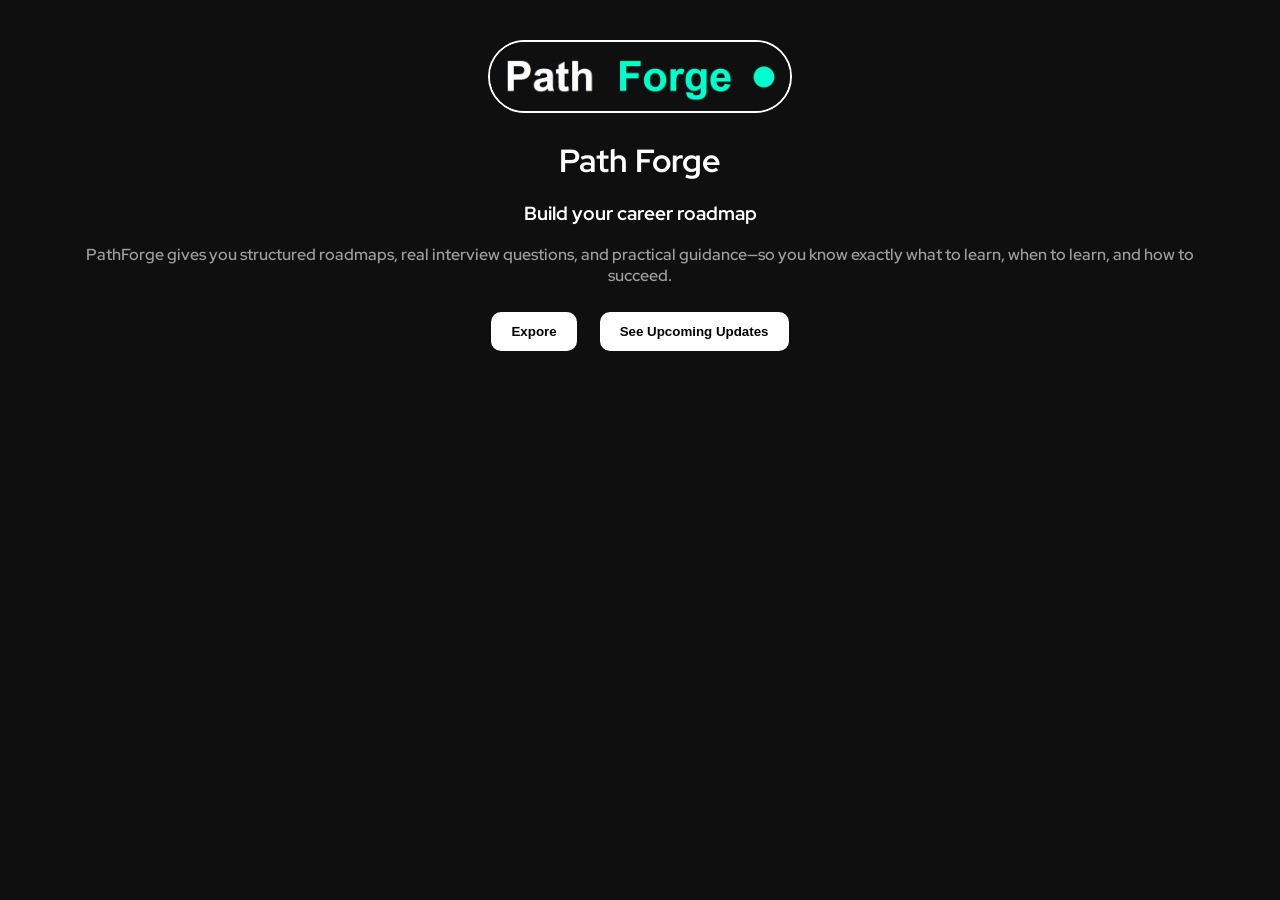
<file: index.html>
<!DOCTYPE html>
<html lang="en">

<head>
    <meta charset="UTF-8">
    <meta name="viewport" content="width=device-width, initial-scale=1.0">
    <title>Path Forge</title>
    <link rel="shortcut icon" href="./image/pflogo.png" type="image/x-icon">
    <link rel="stylesheet" href="style.css">
    <link rel="preconnect" href="https://fonts.googleapis.com">
    <link rel="preconnect" href="https://fonts.gstatic.com" crossorigin>
    <link
        href="https://fonts.googleapis.com/css2?family=Red+Hat+Display:ital,wght@0,300..900;1,300..900&family=Sevillana&display=swap"
        rel="stylesheet">
</head>

<body>
    <div class="app">
        <header>
            <img src="./image/Screenshot 2026-03-21 224933.png" alt="">
            <h1>Path Forge</h1>
            <h3>Build your career roadmap</h3>
            <p class="intros">PathForge gives you structured roadmaps, real interview questions, and practical guidance—so you know
                exactly what to learn, when to learn, and how to succeed.</p>
            <a href="./front.html"><button ><b>Expore</b></button></a>
            <a href="./updates.html"><button><b>See Upcoming Updates</b></button></a>
        </header>
    </div>
</body>

</html>
</file>
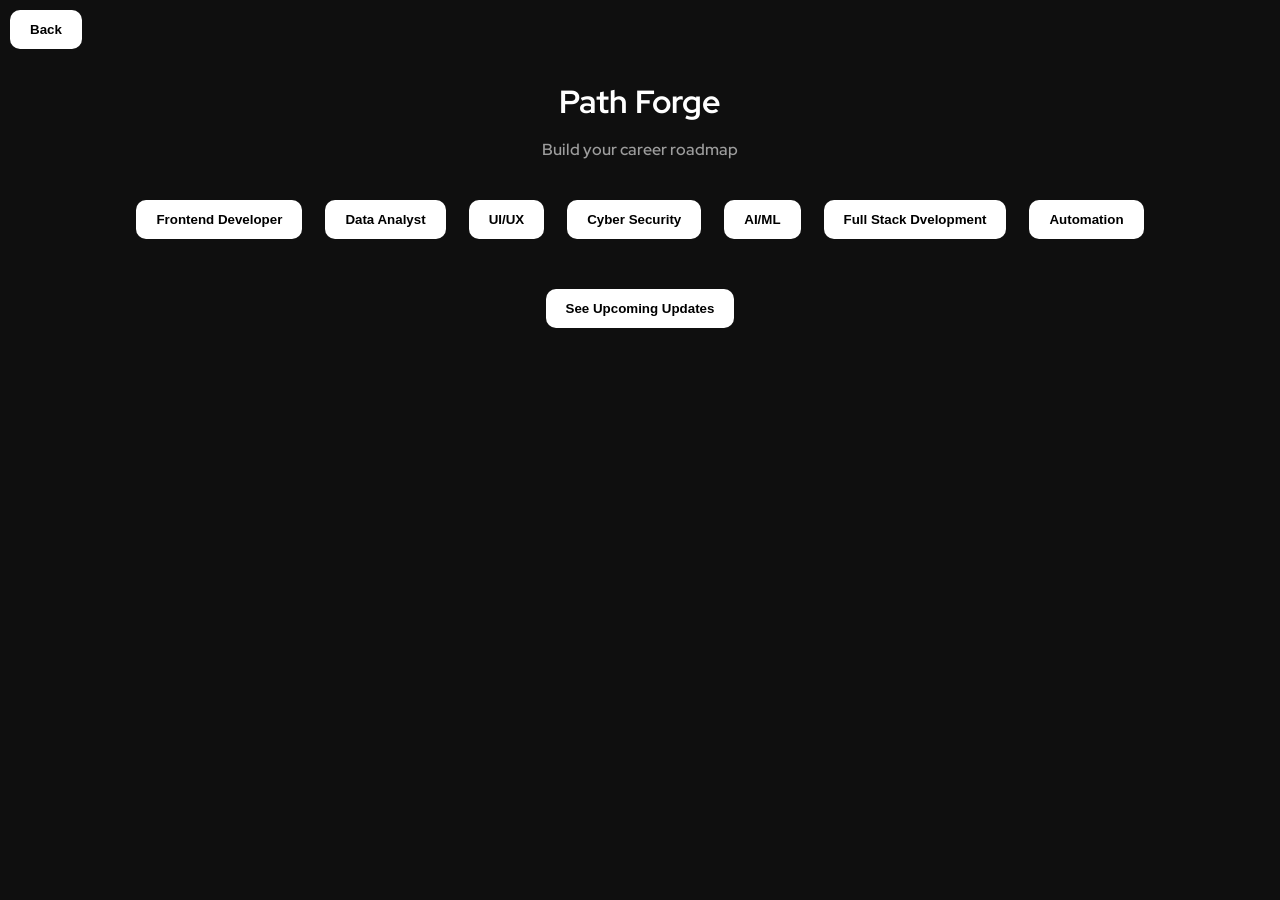
<file: front.html>
<!DOCTYPE html>
<html>

<head>
  <title>Path Forge</title>
  <link rel="shortcut icon" href="./image/pflogo.png" type="image/x-icon">
  <link rel="stylesheet" href="style.css">
  <link rel="preconnect" href="https://fonts.googleapis.com">
  <link rel="preconnect" href="https://fonts.gstatic.com" crossorigin>
  <link
    href="https://fonts.googleapis.com/css2?family=Red+Hat+Display:ital,wght@0,300..900;1,300..900&family=Sevillana&display=swap"
    rel="stylesheet">
</head>

<body>
  <a href="./index.html"><button><b>Back</b></button></a>
  <div class="app">
   
    <header>

      <h1>Path Forge</h1>
      <p class="intros">Build your career roadmap</p>
    </header>

    <!-- Role Selection -->
    <div id="roles" class="roles">
      <button onclick="loadRoadmap('frontend')"><b>Frontend Developer</b></button>
      <button onclick="loadRoadmap('data')"><b>Data Analyst</b></button>
      <button onclick="loadRoadmap('uiux')"><b>UI/UX</b></button>
      <button onclick="loadRoadmap('cyber')"><b>Cyber Security</b></button>
      <button onclick="loadRoadmap('aiml')"><b>AI/ML</b></button>
      <button onclick="loadRoadmap('full')"><b>Full Stack Dvelopment</b></button>
      <button onclick="loadRoadmap('auto')"><b>Automation</b></button>
      
    </div>
    <a href="./updates.html"><button><b>See Upcoming Updates</b></button></a>
    <!-- Roadmap -->
    <div id="roadmap" class="hidden"></div>

    <!-- Topic Details -->
    <div id="topicDetails" class="hidden"></div>

  </div>

  <script src="script.js"></script>
</body>

</html>
</file>
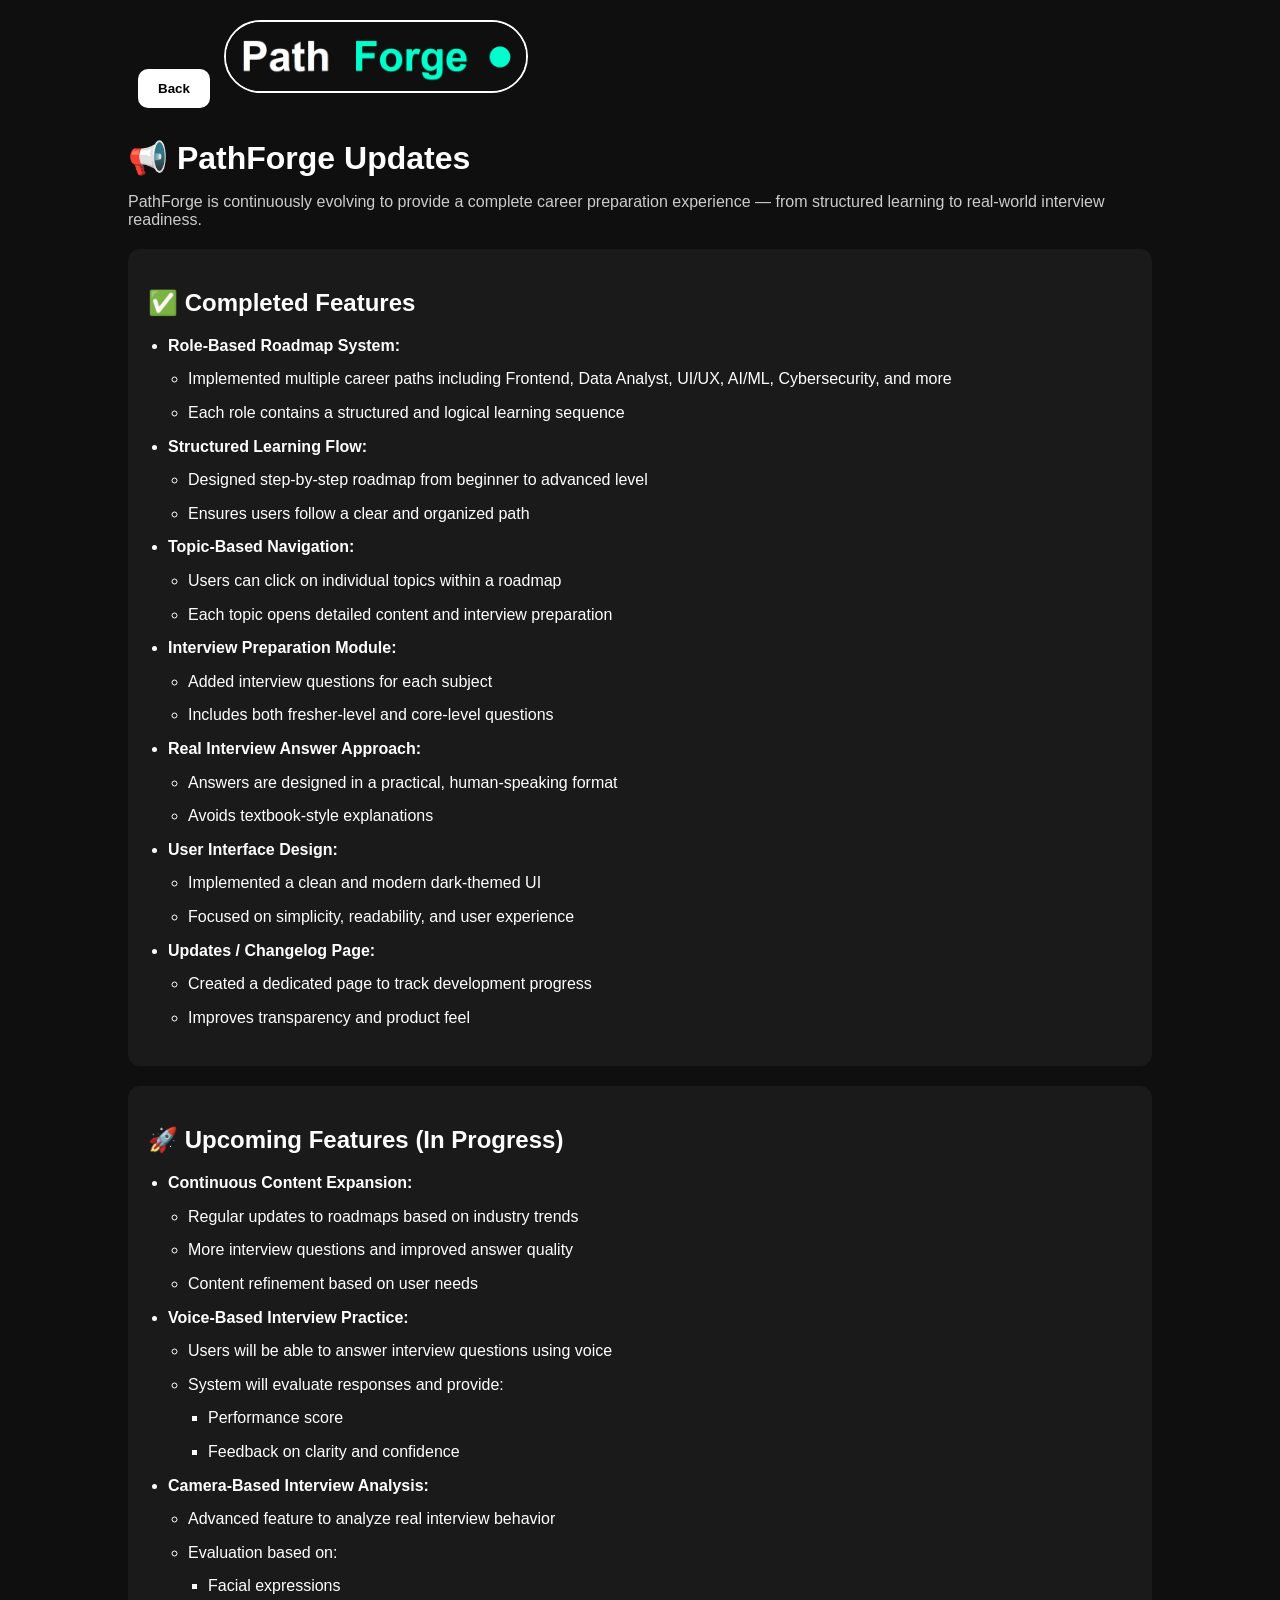
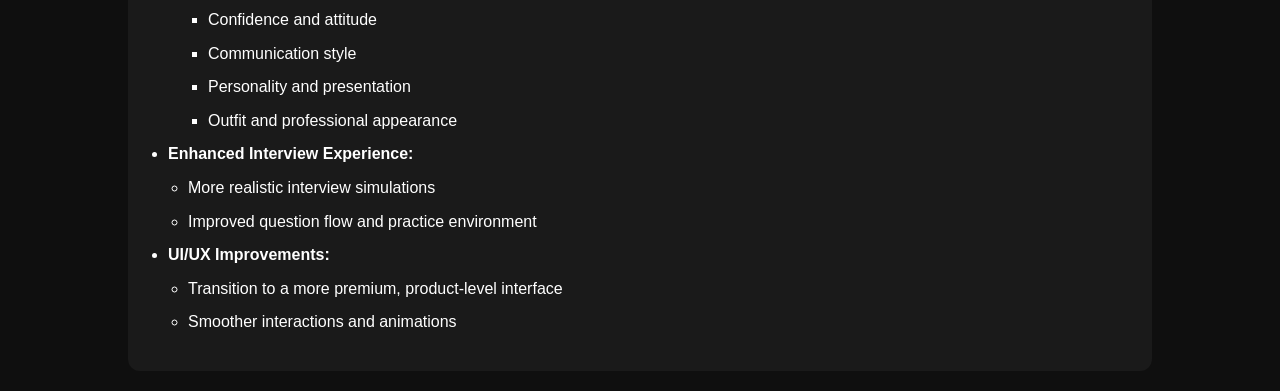
<file: updates.html>
<!DOCTYPE html>
<html lang="en">
<head>
    <meta charset="UTF-8">
    <meta name="viewport" content="width=device-width, initial-scale=1.0">
    <title>Path Forge</title>
    <link rel="shortcut icon" href="./image/pflogo.png" type="image/x-icon">
    <link rel="stylesheet" href="style.css">
      <link rel="preconnect" href="https://fonts.googleapis.com">
  <link rel="preconnect" href="https://fonts.gstatic.com" crossorigin>
  <link
    href="https://fonts.googleapis.com/css2?family=Red+Hat+Display:ital,wght@0,300..900;1,300..900&family=Sevillana&display=swap"
    rel="stylesheet">
</head>
<body>
    
<div class="updates-container">
  <a href="./index.html"><button><b>Back</b></button></a>
  <img src="./image/Screenshot 2026-03-21 224933.png" alt="">
  <h1>📢 PathForge Updates</h1>
  <p class="intro">
    PathForge is continuously evolving to provide a complete career preparation experience — 
    from structured learning to real-world interview readiness.
  </p>

  <!-- COMPLETED -->
  <div class="update-box">
    <h2>✅ Completed Features</h2>
    <ul>
      <li>
        <strong>Role-Based Roadmap System:</strong>
        <ul>
          <li>Implemented multiple career paths including Frontend, Data Analyst, UI/UX, AI/ML, Cybersecurity, and more</li>
          <li>Each role contains a structured and logical learning sequence</li>
        </ul>
      </li>

      <li>
        <strong>Structured Learning Flow:</strong>
        <ul>
          <li>Designed step-by-step roadmap from beginner to advanced level</li>
          <li>Ensures users follow a clear and organized path</li>
        </ul>
      </li>

      <li>
        <strong>Topic-Based Navigation:</strong>
        <ul>
          <li>Users can click on individual topics within a roadmap</li>
          <li>Each topic opens detailed content and interview preparation</li>
        </ul>
      </li>

      <li>
        <strong>Interview Preparation Module:</strong>
        <ul>
          <li>Added interview questions for each subject</li>
          <li>Includes both fresher-level and core-level questions</li>
        </ul>
      </li>

      <li>
        <strong>Real Interview Answer Approach:</strong>
        <ul>
          <li>Answers are designed in a practical, human-speaking format</li>
          <li>Avoids textbook-style explanations</li>
        </ul>
      </li>

      <li>
        <strong>User Interface Design:</strong>
        <ul>
          <li>Implemented a clean and modern dark-themed UI</li>
          <li>Focused on simplicity, readability, and user experience</li>
        </ul>
      </li>

      <li>
        <strong>Updates / Changelog Page:</strong>
        <ul>
          <li>Created a dedicated page to track development progress</li>
          <li>Improves transparency and product feel</li>
        </ul>
      </li>
    </ul>
  </div>

  <!-- UPCOMING -->
  <div class="update-box">
    <h2>🚀 Upcoming Features (In Progress)</h2>
    <ul>
      <li>
        <strong>Continuous Content Expansion:</strong>
        <ul>
          <li>Regular updates to roadmaps based on industry trends</li>
          <li>More interview questions and improved answer quality</li>
          <li>Content refinement based on user needs</li>
        </ul>
      </li>

      <li>
        <strong>Voice-Based Interview Practice:</strong>
        <ul>
          <li>Users will be able to answer interview questions using voice</li>
          <li>System will evaluate responses and provide:</li>
          <ul>
            <li>Performance score</li>
            <li>Feedback on clarity and confidence</li>
          </ul>
        </ul>
      </li>

      <li>
        <strong>Camera-Based Interview Analysis:</strong>
        <ul>
          <li>Advanced feature to analyze real interview behavior</li>
          <li>Evaluation based on:</li>
          <ul>
            <li>Facial expressions</li>
            <li>Confidence and attitude</li>
            <li>Communication style</li>
            <li>Personality and presentation</li>
            <li>Outfit and professional appearance</li>
          </ul>
        </ul>
      </li>

      <li>
        <strong>Enhanced Interview Experience:</strong>
        <ul>
          <li>More realistic interview simulations</li>
          <li>Improved question flow and practice environment</li>
        </ul>
      </li>

      <li>
        <strong>UI/UX Improvements:</strong>
        <ul>
          <li>Transition to a more premium, product-level interface</li>
          <li>Smoother interactions and animations</li>
        </ul>
      </li>
    </ul>
  </div>

</div>
</body>
</html>
</file>
<file: style.css>
body {
  margin: 0;
  font-family: "Red Hat Display", sans-serif;
  background: #0f0f0f;
  color: white;
}

.app {
  width: 90%;
  margin: auto;
  text-align: center;
}

header {
  margin: 20px 0;
}
.intros{
  color: #9d9d9d;
  font-size: medium;
  font-weight:600;
}

button {
  padding: 12px 20px;
  margin: 10px;
  border: none;
  border-radius: 10px;
  cursor: pointer;
  background: white;
  color: black;
  
}

button:hover{
  
      background-color:grey;
} 

.roles {
  margin: 30px 0;
}

.roadmap-step {
  display: inline-block;
  padding:6px;
  margin: 6px;
  background: #1e1e1e;
  border-radius: 12px;
  cursor:not-allowed;
}
.roadmap-step:hover{
  background: linear-gradient( rgb(60, 60, 60),white);
  color: black;

}
.hidden {
  display: none;
}

.topic-box {
  margin-top: 30px;
  padding: 20px;
  background: #1a1a1a;
  border-radius: 15px;
  
  
}
img{
  border: solid white 2px;
  border-radius: 100px;
  width: 300px;
  margin-top: 20px;
}
  

.question {
  margin: 10px 0;
  padding: 10px;
  background: #2a2a2a;
  border-radius: 10px;
  cursor: pointer;
}
.updates-container {
  width: 80%;
  margin: auto;
  color: white;
  font-family: Arial;
}

.intro {
  color: #ccc;
  margin-bottom: 20px;
}

.update-box {
  background: #1a1a1a;
  padding: 20px;
  margin: 20px 0;
  border-radius: 12px;
}

h1, h2 {
  margin-bottom: 10px;
}

ul {
  padding-left: 20px;
}

li {
  margin: 8px 0;
  line-height: 1.6;
}



/* query indexpage */
@media screen and (max-width: 768px) {

    .app {
        padding: 20px;
        text-align: center;
    }

    header {
        display: flex;
        flex-direction: column;
        align-items: center;
        justify-content: center;
        gap: 12px;
    }

    header img {
        width: 90%;
        max-width: 320px;
        height: auto;
        border-radius: 12px;
        object-fit: cover;
    }

    header h1 {
        font-size: 28px;
        margin: 5px 0;
    }

    header h3 {
        font-size: 18px;
        font-weight: 500;
        margin: 0;
    }

    header p {
        font-size: 14px;
        line-height: 1.5;
        padding: 0 10px;
        color: #444;
    }

    header a button {
        width: 90%;
        max-width: 260px;
        padding: 12px;
        margin-top: 8px;
        font-size: 15px;
        border-radius: 8px;
        cursor: pointer;
    }
}
</file>
